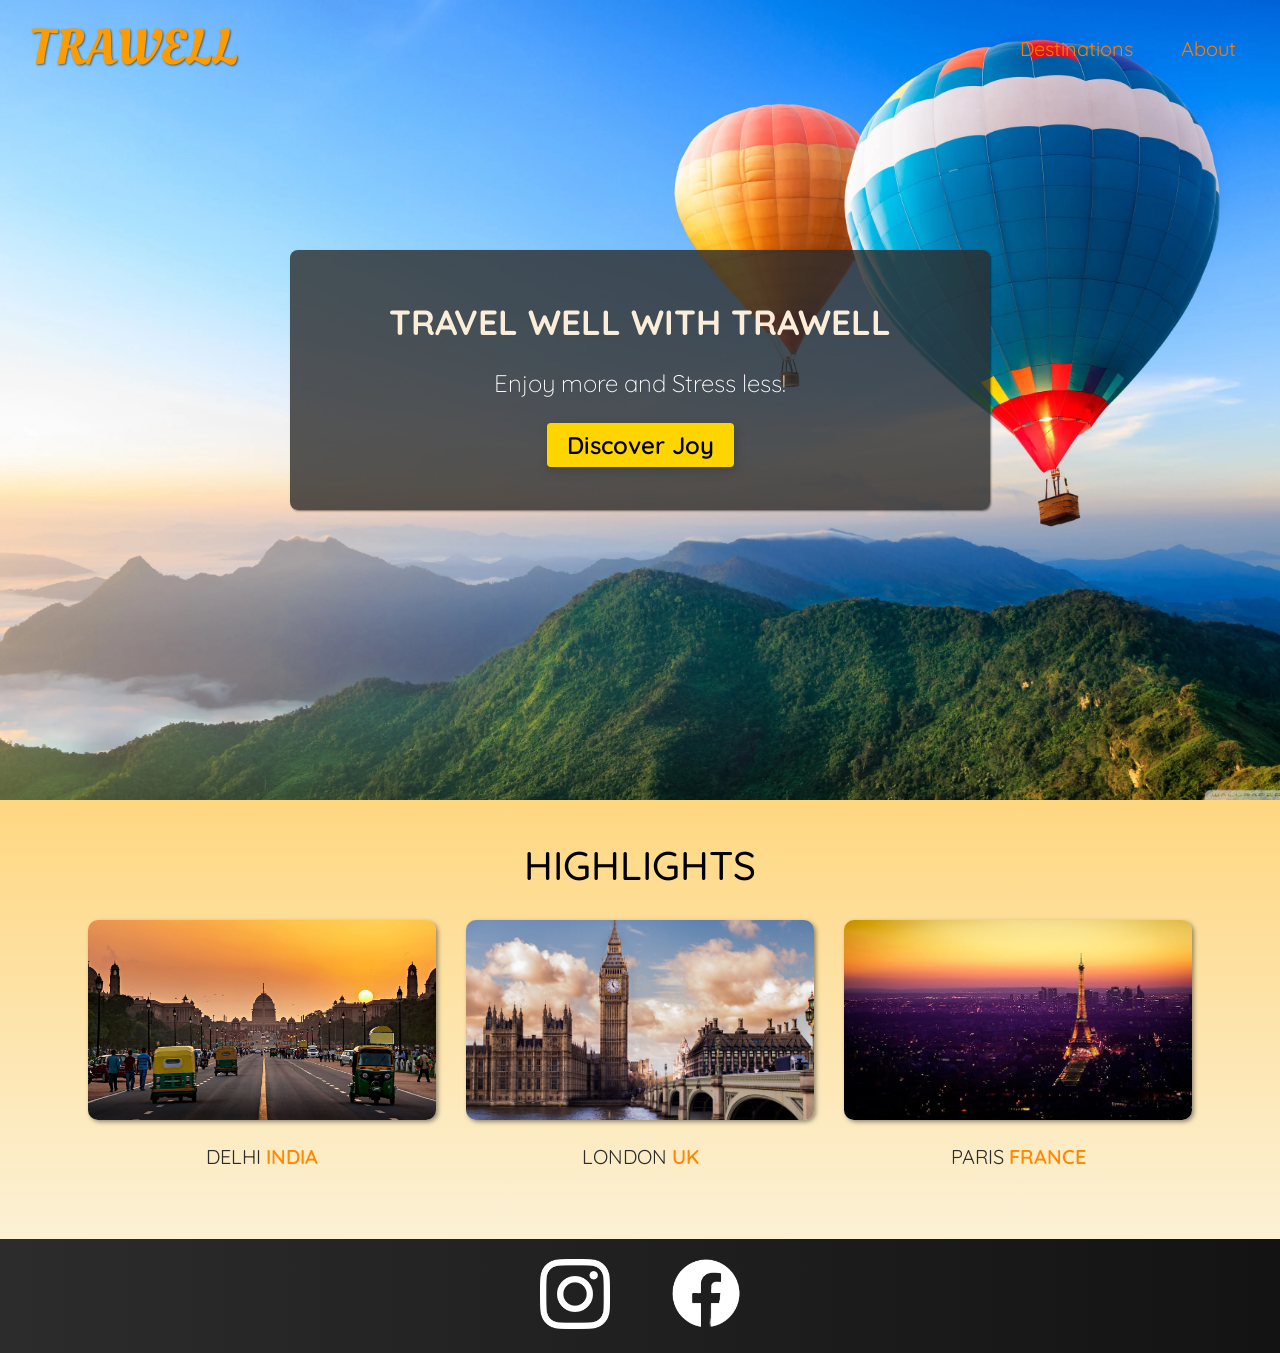
<file: TRAWELL/index.html>
<!DOCTYPE html>
<html lang="en">
  <head>
    <link rel="preconnect" href="https://fonts.googleapis.com" />
    <link rel="preconnect" href="https://fonts.gstatic.com" crossorigin />
    <link
      href="https://fonts.googleapis.com/css2?family=Noto+Sans+TC:wght@100..900&family=Oleo+Script:wght@400;700&family=Playwrite+US+Modern:wght@100..400&family=Quicksand:wght@300..700&family=Raleway:ital,wght@0,700;1,700&display=swap"
      rel="stylesheet"
    />

    <link rel="preconnect" href="https://fonts.googleapis.com" />
    <link rel="preconnect" href="https://fonts.gstatic.com" crossorigin />
    <link
      href="https://fonts.googleapis.com/css2?family=Noto+Sans+TC:wght@100..900&family=Oleo+Script:wght@400;700&family=Playwrite+US+Modern:wght@100..400&family=Raleway:ital,wght@0,700;1,700&display=swap"
      rel="stylesheet"
    />

    <link rel="stylesheet" href="shared.css" />
    <link rel="stylesheet" href="styles.css" />
    <meta charset="UTF-8" />
    <meta name="viewport" content="width=device-width, initial-scale=1.0" />
    <title>Trawell</title>
  </head>
  <body>
    <header>
      <div id="page-logo">
        <a href="index.html">Trawell</a>
      </div>
      <nav>
        <ul>
          <li><a href="places.html">Destinations</a></li>
          <li><a href="index.html">About</a></li>
        </ul>
      </nav>
    </header>
    <main>
      <section id="hero">
        <div id="hero-content">
          <h1>Travel well with Trawell</h1>
          <p>Enjoy more and Stress less!</p>
          <a href="places.html">Discover Joy</a>
        </div>
      </section>
      
      <section id="highlights">
        <h2>HIGHLIGHTS</h2>
       <ul id="destinations">
        <li class="places">
            <img src="images/delhi.jpeg" alt="Image of Delhi">
            <p>delhi <span class="country">india</span></p>
        </li>

        <li class="places" >
            <img src="images/london.jpeg" alt="Image of London">
            <p>london <span class="country">uk</span></p>
        </li>

        <li class="places" >
            <img src="images/paris.jpeg" alt="Image of Paris">
            <p>paris <span class="country">france</span></p>
        </li>
       </ul>
      </section>
    </main>
    <footer>
        <ul id="links">
            <li ><a href="https://www.instagram.com/ayush_joshi_ajpiano/?hl=en"><img src="images/insta.webp" alt="Instagram Page"  ></a></li>
            <li><a href="https://www.facebook.com/aj.piano.77"><img src="images/facebook.png" alt="Facebook Page" ></a></li>
        </ul>
    </footer>
  </body>
</html>
</file>
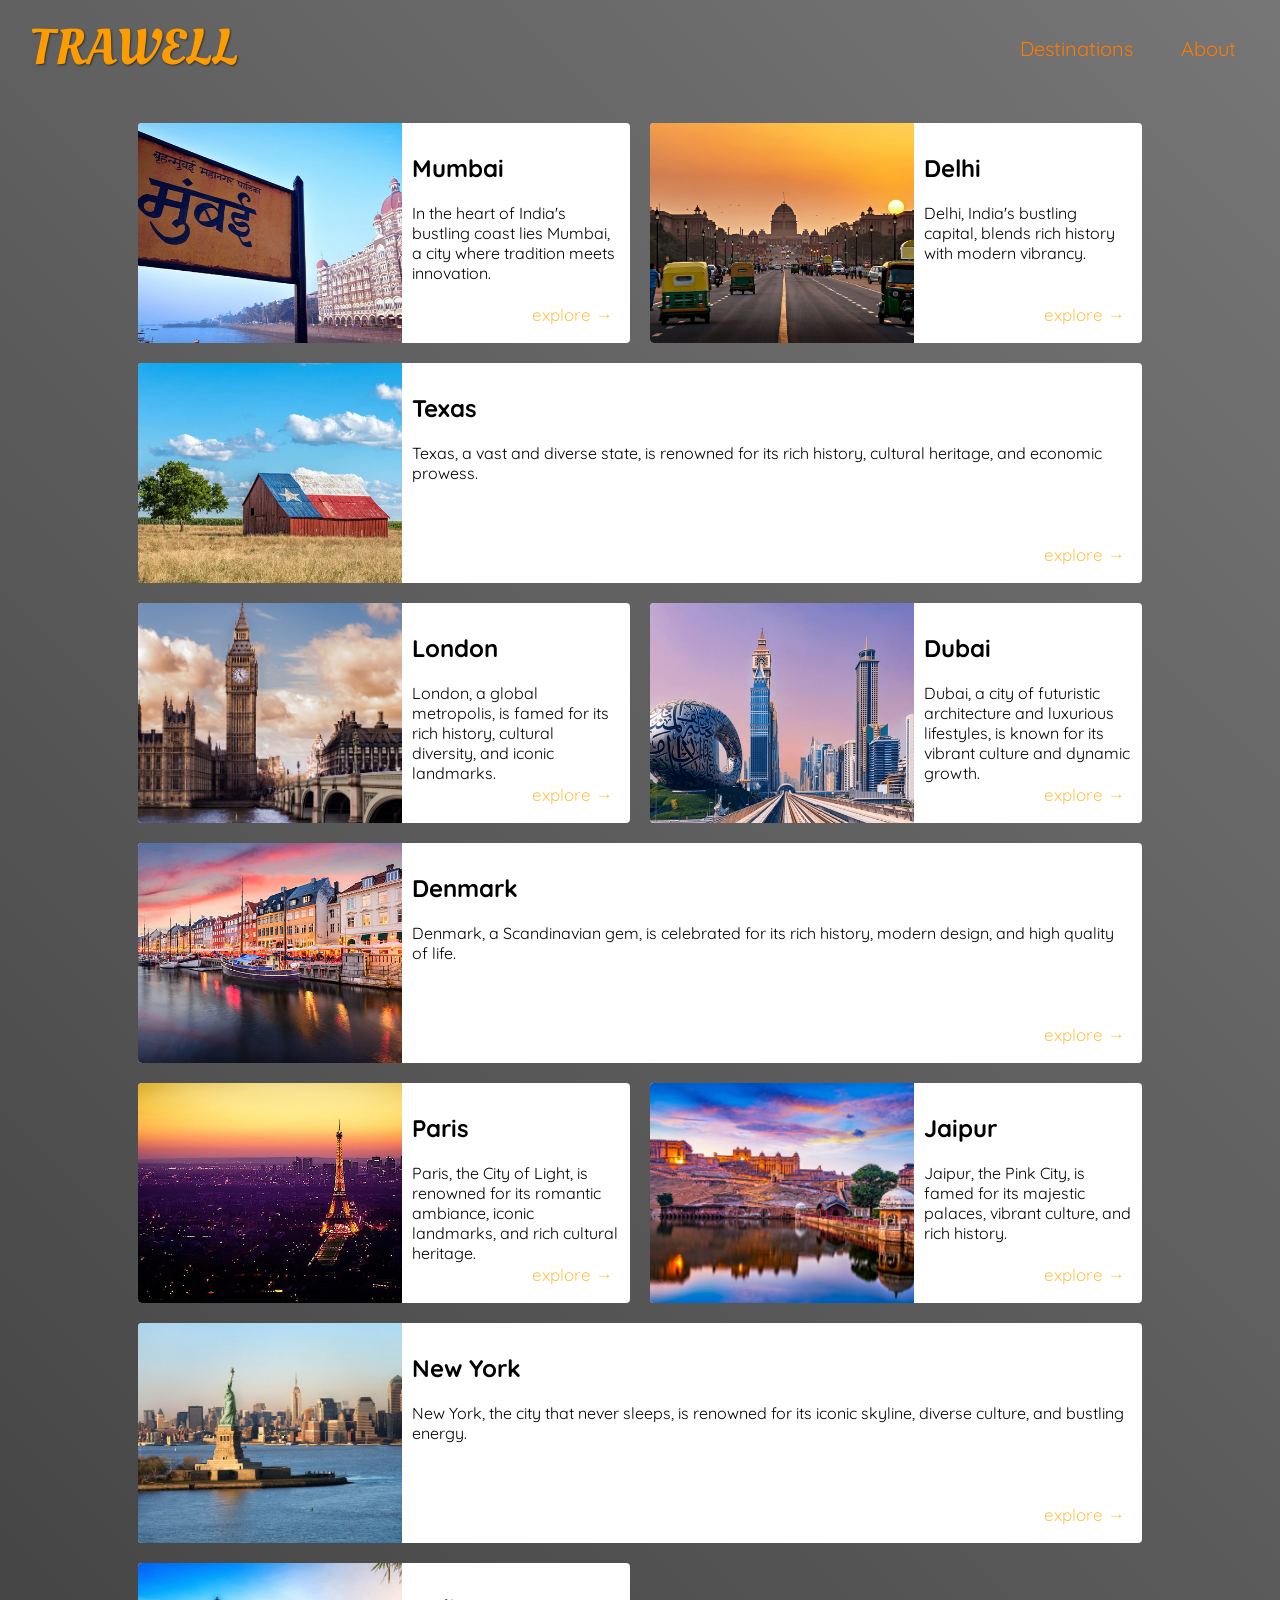
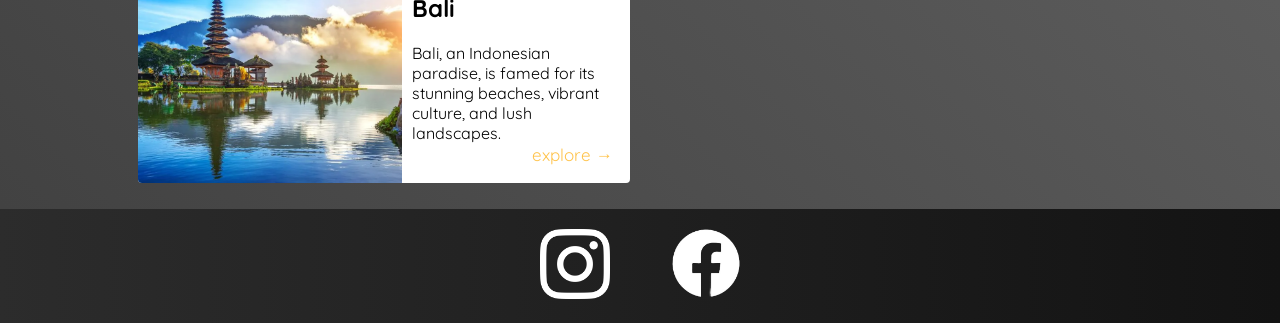
<file: TRAWELL/places.html>
<!DOCTYPE html>
<html lang="en">
<head>
    <link rel="preconnect" href="https://fonts.googleapis.com" />
    <link rel="preconnect" href="https://fonts.gstatic.com" crossorigin />
    <link
      href="https://fonts.googleapis.com/css2?family=Noto+Sans+TC:wght@100..900&family=Oleo+Script:wght@400;700&family=Playwrite+US+Modern:wght@100..400&family=Quicksand:wght@300..700&family=Raleway:ital,wght@0,700;1,700&display=swap"
      rel="stylesheet"
    />

    <link rel="preconnect" href="https://fonts.googleapis.com" />
    <link rel="preconnect" href="https://fonts.gstatic.com" crossorigin />
    <link
      href="https://fonts.googleapis.com/css2?family=Noto+Sans+TC:wght@100..900&family=Oleo+Script:wght@400;700&family=Playwrite+US+Modern:wght@100..400&family=Raleway:ital,wght@0,700;1,700&display=swap"
      rel="stylesheet"
    />

    <link rel="stylesheet" href="shared.css" />
    <link rel="stylesheet" href="places-css.css">
    <meta charset="UTF-8" />
    <meta name="viewport" content="width=device-width, initial-scale=1.0" />
    <title>Trawell</title>
</head>
<body>
    <header>
      <div id="page-logo">
        <a href="index.html">Trawell</a>
      </div>
      <nav>
        <ul>
          <li><a href="places.html">Destinations</a></li>
          <li><a href="index.html">About</a></li>
        </ul>
      </nav>
    </header>

    <main>
        <ul >
            <li >
                <img src="images/mumbai.jpeg" alt="photo of Mumbai">
                <div class="content"><h2>Mumbai</h2>
                <p>In the heart of India's bustling coast lies Mumbai, a city where tradition meets innovation.
                </p>
                <a href="https://en.wikipedia.org/wiki/Mumbai">explore →</a></div>
            </li>
            <li >
                <img src="images/delhi.jpeg" alt="photo of Delhi">
                <div class="content"><h2>Delhi</h2>
                <p>Delhi, India's bustling capital, blends rich history with modern vibrancy.
                <a href="https://en.wikipedia.org/wiki/Delhi">explore →</a></div>
            </li>
            <li >
                <img src="images/texas.jpg" alt="photo of Texas">
                <div class="content"><h2>Texas</h2>
                <p>Texas, a vast and diverse state, is renowned for its rich history, cultural heritage, and economic prowess.
                </p>
                <a href="https://en.wikipedia.org/wiki/Texas">explore →</a></div>
            </li>
            <li >
                <img src="images/london.jpeg" alt="photo of London">
                <div class="content"><h2>London</h2>
                <p>London, a global metropolis, is famed for its rich history, cultural diversity, and iconic landmarks.
                </p>
                <a href="https://en.wikipedia.org/wiki/London">explore →</a></div>
            </li>
            <li >
                <img src="images/dubai.webp" alt="photo of Dubai">
                <div class="content"><h2>Dubai</h2>
                <p>Dubai, a city of futuristic architecture and luxurious lifestyles, is known for its vibrant culture and dynamic growth.
                </p>
                <a href="https://en.wikipedia.org/wiki/Dubai">explore →</a></div>
            </li>
            <li >
                <img src="images/denmark.jpg" alt="photo of Denmark">
                <div class="content"><h2>Denmark</h2>
                <p>Denmark, a Scandinavian gem, is celebrated for its rich history, modern design, and high quality of life.
                </p>
                <a href="https://en.wikipedia.org/wiki/Denmark">explore →</a></div>
            </li>
            <li >
                <img src="images/paris.jpeg" alt="photo of Paris">
                <div class="content"><h2>Paris</h2>
                <p>Paris, the City of Light, is renowned for its romantic ambiance, iconic landmarks, and rich cultural heritage.
                </p>
                <a href="https://en.wikipedia.org/wiki/Paris">explore →</a></div>
            </li>
            <li >
                <img src="images/jaipur.jpg" alt="photo of Jaipur">
                <div class="content"><h2>Jaipur</h2>
                <p>Jaipur, the Pink City, is famed for its majestic palaces, vibrant culture, and rich history.
                </p>
                <a href="https://en.wikipedia.org/wiki/Jaipur">explore →</a></div>
            </li>
            <li >
                <img src="images/new york.webp" alt="photo of New York">
                <div class="content"><h2>New York</h2>
                <p>New York, the city that never sleeps, is renowned for its iconic skyline, diverse culture, and bustling energy.
                </p>
                <a href="https://en.wikipedia.org/wiki/NewYork">explore →</a></div>
            </li>
            <li >
                <img src="images/bali.webp" alt="photo of Bali">
                <div class="content"><h2>Bali</h2>
                <p>Bali, an Indonesian paradise, is famed for its stunning beaches, vibrant culture, and lush landscapes.
                </p>
                <a href="https://en.wikipedia.org/wiki/Bali">explore →</a></div>
            </li>
            
            
        </ul>
    </main>
    <footer>
        <ul id="links">
            <li ><a href="https://www.instagram.com/ayush_joshi_ajpiano/?hl=en"><img src="images/insta.webp" alt="Instagram Page"  ></a></li>
            <li><a href="https://www.facebook.com/aj.piano.77"><img src="images/facebook.png" alt="Facebook Page" ></a></li>
        </ul>
    </footer>
</body>
</html>
</file>
<file: TRAWELL/shared.css>
body {
  font-family: "Quicksand", sans-serif;
  margin: 0;
}

#page-logo a {
  font-family: "Oleo Script", sans-serif;
  text-decoration: none;
  color: rgb(253, 156, 0);
  padding: 10px;
  font-size: 50px;
  text-transform: uppercase;
  text-shadow: 1px 1px 2px rgba(0, 0, 0, 0.5);
}

header {
  position: absolute;
  display: flex;
  align-items: center;
  flex-direction: row;
  justify-content: space-between;
  margin: 15px 50px;
  margin: auto;
  width: 100%;
  box-sizing: border-box;
  padding: 10px 20px;
}

ul{
    list-style: none;
    padding: 0;
}

header ul {
  display: flex;
  list-style: none;
}
header li {
  margin: 10px 20px;
}

header li a {
  text-decoration: none;
  color: rgb(255, 123, 0);
  font-size: 20px;
  padding: 4px;
  border-radius: 4px;
}

header li a:hover {
  color: rgb(127, 76, 34);
  background-color: rgb(239, 237, 108);

  font-size: 20px;
}

footer {
  background:linear-gradient(90deg,rgb(44, 44, 44),rgb(19, 19, 19)) ;
}

#links img {
    height: 70px;
    width: 70px;
    object-fit: cover;
}

#links {
    display: flex;
    margin: auto;
    padding: 10px;
    justify-content: center;
    width: 40%;
    
}

#links li {
    margin: 10px 30px;
}
</file>
<file: TRAWELL/styles.css>
#hero {
  height: 800px;

  background-image: url("images/back-img.webp");
  background-position: center;
  background-size: cover;
}

#hero-content {
  width: 600px;
  text-align: center;
  margin: 0 auto;
  background-color: rgba(44, 44, 44, 0.8);
  border-radius: 8px;
  padding: 50px;
  box-shadow: 1px 1px 2px rgba(0, 0, 0, 0.5);
  position: relative;
  top: 250px;
}

#hero-content h1 {
  margin: 0 auto;
  font-size: 35px;
  font-family: "Quicksand", sans-serif;
  color: rgb(252, 237, 216);
  text-transform: uppercase;
}

#hero-content p {
  color: white;
  font-family: "Quicksand", sans-serif;
  font-size: 24px;
  font-weight: 300;
  margin-bottom: 32px;
}

#hero-content a {
  text-decoration: none;
  background-color: rgb(255, 213, 0);
  padding: 7px 20px;
  font-family: "Quicksand";
  color: rgb(0, 0, 0);
  font-size: 24px;
  font-weight: 600;
  border-radius: 4px;
  box-shadow: 2px 4px 8px rgb(68, 67, 67);
}

#hero-content a:hover {
  background-color: rgb(255, 200, 0);
}

#highlights {
    background : linear-gradient(0deg,rgb(252, 241, 214),rgb(255, 215, 128));
    padding: 10px;
}

#highlights h2 {
    margin: 10px;
    padding: 20px 0;
    text-align: center;
    font-weight: 500;
    font-size: 40px;
}

#destinations {
    display: flex;
    width: 90%;
    margin: auto;
    margin-bottom: 40px;
}


.places img {
   height: 200px;
  width: 100%;
  border-radius: 10px;
  box-shadow: 2px 2px 4px rgba(44,44,44,0.5);
  object-fit: cover;
  
}

.places {
    text-align: center;
    width: 100%;
    margin: 0 15px;
}

.places p {
    color: rgb(44,44,44);
    text-transform: uppercase;
   
    font-size: 20px;

}

.country {
    color: rgb(255, 136, 0);
    font-weight: 600;
}
</file>
<file: TRAWELL/places-css.css>
body {
    background:linear-gradient(45deg,rgb(64, 64, 64),rgb(118, 118, 118));
}

header {
    position: relative;
}

main {
    width: 80%;
    margin: auto;
}
 main ul {
    width: 100%;
    display: grid;
    grid-template-columns: 1fr 1fr;
 }
 main ul li {
    display: flex;
    margin: 10px;
    background-color: white;
    border-radius: 4px;
    overflow: hidden;
    position: relative;
 }

 main ul li img {
    width: 264.273px;
    height: 220px;
    object-fit: cover;
 }  

.content {
    padding: 10px;

 }

 .content a {
    position: absolute;
    bottom: 15px;
    right: 15px;
    text-decoration: none;
    color: rgb(255, 195, 75);
    font-size: 17px;
    border-radius: 4px;
    padding: 2px;
 }

 .content a:hover {
    background-color: rgb(255, 255, 190);
    color: rgb(255, 148, 66);

 }

li:nth-of-type(3) {
    grid-column: 1/span 2;
}

li:nth-of-type(6) {
    grid-column: 1/span 2;
}

li:nth-of-type(9) {
    grid-column: 1/span 2;
}
</file>
